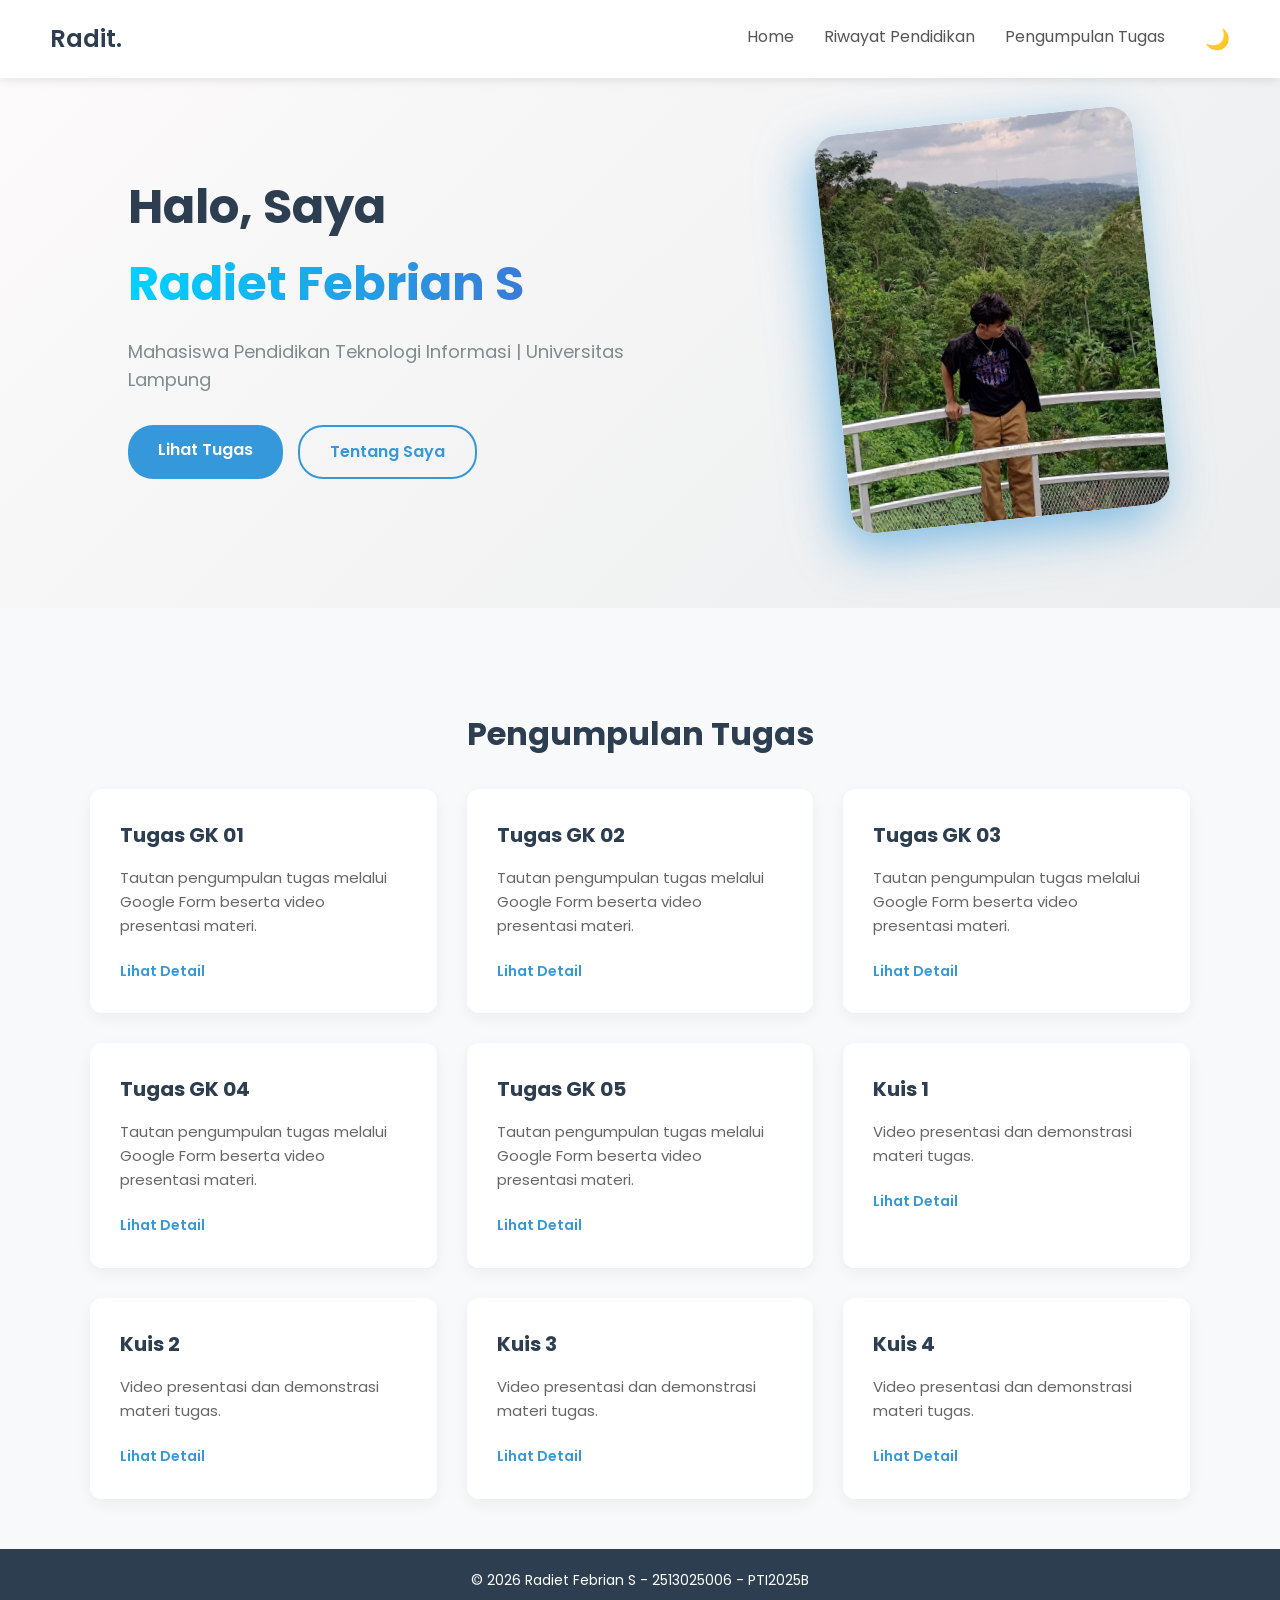
<file: index.html>
<!DOCTYPE html>
<html lang="id">
<head>
    <meta charset="UTF-8">
    <meta name="viewport" content="width=device-width, initial-scale=1.0">
    <title>Portofolio | Radiet Febrian</title>
    <link rel="stylesheet" href="style.css">
    <link href="https://fonts.googleapis.com/css2?family=Poppins:wght@300;400;600&display=swap" rel="stylesheet">
</head>
<body>

    <nav>
        <div class="logo">Radit.</div>
        <ul>
            <li><a href="index.html">Home</a></li>
            <li><a href="pendidikan.html">Riwayat Pendidikan</a></li>
            <li><a href="#tugas">Pengumpulan Tugas</a></li>
            <li><button id="themeToggle" class="theme-btn" onclick="ubahTema()">🌙</button></li>
        </ul>
    </nav>

    <section class="hero" id="home">
        <div class="hero-content">
            <h1 class="animasi-naik" style="--delay: 0.1s;">Halo, Saya <br><span>Radiet Febrian S</span></h1>
            
            <p class="animasi-naik" style="--delay: 0.2s;">Mahasiswa Pendidikan Teknologi Informasi | Universitas Lampung</p>
            
            <div class="grup-tombol animasi-naik" style="--delay: 0.3s;">
                <a href="#tugas" class="btn">Lihat Tugas</a>
                <a href="tentang.html" class="btn btn-outline">Tentang Saya</a>
            </div>
        </div>
        
        <div class="hero-photo animasi-naik" style="--delay: 0.4s;">
            <img src="Radit.jpeg" alt="Radiet Febrian">
        </div>
    </section>

    <section id="tugas" class="portfolio">
        <!-- Animasi masuk untuk Judul Tugas -->
        <h2 class="animasi-naik" style="--delay: 0.1s;">Pengumpulan Tugas</h2>
        
        <div class="grid-container" id="tugasGrid">

            <div class="card animasi-naik" style="--delay: 0.2s;">
                <h3>Tugas GK 01</h3>
                <p>Tautan pengumpulan tugas melalui Google Form beserta video presentasi materi.</p>
                <a href="javascript:void(0)" class="read-more" onclick="bukaModalTugas('gk01')">Lihat Detail</a>
            </div>
            
            <div class="card animasi-naik" style="--delay: 0.3s;">
                <h3>Tugas GK 02</h3>
                <p>Tautan pengumpulan tugas melalui Google Form beserta video presentasi materi.</p>
                <a href="javascript:void(0)" class="read-more" onclick="bukaModalTugas('gk02')">Lihat Detail</a>
            </div>

            <div class="card animasi-naik" style="--delay: 0.4s;">
                <h3>Tugas GK 03</h3>
                <p>Tautan pengumpulan tugas melalui Google Form beserta video presentasi materi.</p>
                <a href="javascript:void(0)" class="read-more" onclick="bukaModalTugas('gk03')">Lihat Detail</a>
            </div>

            <div class="card animasi-naik" style="--delay: 0.5s;">
                <h3>Tugas GK 04</h3>
                <p>Tautan pengumpulan tugas melalui Google Form beserta video presentasi materi.</p>
                <a href="javascript:void(0)" class="read-more" onclick="bukaModalTugas('gk04')">Lihat Detail</a>
            </div>

            <div class="card animasi-naik" style="--delay: 0.6s;">
                <h3>Tugas GK 05</h3>
                <p>Tautan pengumpulan tugas melalui Google Form beserta video presentasi materi.</p>
                <a href="javascript:void(0)" class="read-more" onclick="bukaModalTugas('gk05')">Lihat Detail</a>
            </div>

            <div class="card animasi-naik" style="--delay: 0.7s;">
                <h3>Kuis 1</h3>
                <p>Video presentasi dan demonstrasi materi tugas.</p>
                <a href="javascript:void(0)" class="read-more" onclick="bukaModalTugas('gk06')">Lihat Detail</a>
            </div>

            <div class="card animasi-naik" style="--delay: 0.7s;">
                <h3>Kuis 2</h3>
                <p>Video presentasi dan demonstrasi materi tugas.</p>
                <a href="javascript:void(0)" class="read-more" onclick="bukaModalTugas('gk07')">Lihat Detail</a>
            </div>

            <div class="card animasi-naik" style="--delay: 0.7s;">
                <h3>Kuis 3</h3>
                <p>Video presentasi dan demonstrasi materi tugas.</p>
                <a href="javascript:void(0)" class="read-more" onclick="bukaModalTugas('gk08')">Lihat Detail</a>
            </div>

            <div class="card animasi-naik" style="--delay: 0.7s;">
                <h3>Kuis 4</h3>
                <p>Video presentasi dan demonstrasi materi tugas.</p>
                <a href="javascript:void(0)" class="read-more" onclick="bukaModalTugas('gk09')">Lihat Detail</a>
            </div>
        </div>
        </div>
        </div>
    </section>

   <div id="tugasModal" class="modal">
        <div class="modal-content tugas-content"> 
            <span class="close-btn" onclick="tutupModalTugas()">&times;</span>
            <h3 id="tugasTitle" style="margin-bottom: 20px; color: #2c3e50;">Detail Tugas</h3>
            
            <a id="tugasLink" href="#" target="_blank" class="btn-gform">Kerjakan Tugas Google Form</a>

            <div class="video-container">
                <iframe id="tugasVideo" src="" title="YouTube video player" allowfullscreen></iframe>
            </div>
        </div>
    </div>

    <footer>
        <p>&copy; 2026 Radiet Febrian S - 2513025006 - PTI2025B</p>
    </footer>

    <script>
        const themeToggle = document.getElementById("themeToggle");
        const body = document.body;

        if (localStorage.getItem("theme") === "dark") {
            body.classList.add("dark-mode");
            themeToggle.textContent = "☀️";
        }

        themeToggle.addEventListener("click", () => {
            body.classList.toggle("dark-mode");
            
            if (body.classList.contains("dark-mode")) {
                localStorage.setItem("theme", "dark");
                themeToggle.textContent = "☀️";
            } else {
                localStorage.setItem("theme", "light");
                themeToggle.textContent = "🌙";
            }
        });

        const dataDaftarTugas = {
            gk01: {
                judul: "Grafika Komputer Tugas 1 - Tokoh Grafika Komputer",
                gform: "https://forms.gle/APUT5624yDzXv5LC9",
                video: "https://www.youtube.com/embed/LuKraJlY8vw"
            },
            gk02: {
                judul: "Grafika Komputer Tugas 2 - Sistem Grafika Komputer",
                gform: "https://forms.gle/EPz58swGAUiNrcF3A",
                video: "https://www.youtube.com/embed/Qo0WplzhTCo?si=zqbb_qs7_4G9_8Oe"
            },
            gk03: {
                judul: "Grafika Komputer Tugas 3 - Algoritma Pembuatan Garis",
                gform: "https://forms.gle/MQYf2JtFfL3hLyAZ9",
                video: "https://www.youtube.com/embed/RMCgaOyMDis?si=Q_cVXs3HzKQ1zGIR"
            },
            gk04: {
                judul: "Grafika Komputer Tugas 4 - Algoritma Pembentukan Lingkaran",
                gform: "https://forms.gle/uEq2nC9erKb5NTqAA",
                video: "https://www.youtube.com/embed/e7WvmnU-siE?si=WfA5-PKdkuNKidKT"
            },
            gk05: {
                judul: "Grafika Komputer Tugas 5 - Algoritma Pembentukan Kurva",
                gform: "https://forms.gle/y8zdEzUt8mFUWpiU9",
                video: "https://www.youtube.com/embed/VTBQgDwfwxE?si=vjsTqu567mayHwFi"
            },
            gk06: {
                judul: "Kuis 1 Persamaan Misteri ",
                gform: "",
                video: "https://www.youtube.com/embed/lYXbhtPzy98?si=ifgSFY49u7RkwV8C"
            },
            gk07: {
                judul: "Kuis 2 Transformasi 2D",
                gform: "",
                video: "https://www.youtube.com/embed/va6QdJjHwXU?si=Y4SrJvyYJ5Y3fPnX"
            },
            gk08: {
                judul: "Kuis 3 Algoritma Pemotongan Garis",
                gform: "",
                video: "https://www.youtube.com/embed/JOhEF022jsw?si=ahwYmLzwE4ADTXaj"
            },
            gk09: {
                judul: "Kuis 4 Algoritma Pemotongan Garis",
                gform: "",
                video: "https://www.youtube.com/embed/aFTFZ34fy6c?si=Qgdnn_XbqDkfhhKv"
            },
        };

        function bukaModalTugas(idTugas) {
            const modal = document.getElementById("tugasModal");
            
            document.getElementById("tugasTitle").textContent = dataDaftarTugas[idTugas].judul;
            document.getElementById("tugasLink").href = dataDaftarTugas[idTugas].gform;
            document.getElementById("tugasVideo").src = dataDaftarTugas[idTugas].video;
            
            modal.style.display = "flex";
        }

        function tutupModalTugas() {
            const modal = document.getElementById("tugasModal");
            modal.style.display = "none";
            
            document.getElementById("tugasVideo").src = ""; 
        }
        
        window.onclick = function(event) {
            const modalTugas = document.getElementById("tugasModal");
            if (event.target == modalTugas) {
                modalTugas.style.display = "none";
                document.getElementById("tugasVideo").src = ""; 
            }
        }
    const bukaModalLama = bukaModalTugas;
    bukaModalTugas = function(idTugas) {
        bukaModalLama(idTugas);
        
        const tombolGform = document.getElementById("tugasLink");
        if (!dataDaftarTugas[idTugas].gform) {
            tombolGform.style.display = "none";
        } else {
            tombolGform.style.display = "";
        }
    };
    </script>
</body>
</html>
</file>
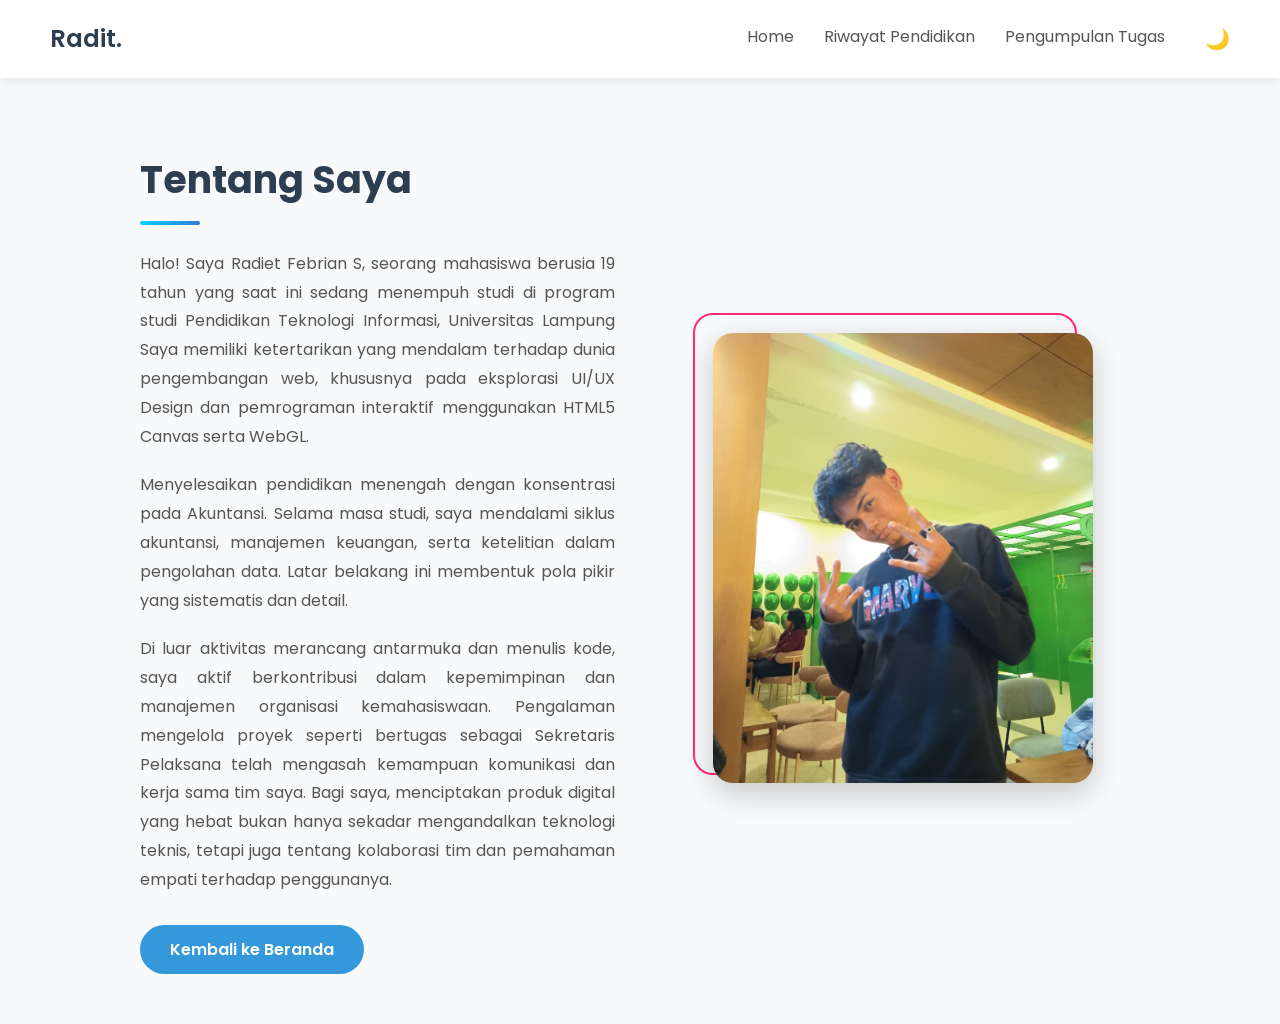
<file: tentang.html>
<!DOCTYPE html>
<html lang="id">
<head>
    <meta charset="UTF-8">
    <meta name="viewport" content="width=device-width, initial-scale=1.0">
    <title>Tentang Saya - Radiet Febrian</title>
    <link rel="stylesheet" href="style.css">
    <link href="https://fonts.googleapis.com/css2?family=Poppins:wght@300;400;600&display=swap" rel="stylesheet">
    
    <!-- CSS Khusus untuk Animasi dan Tata Letak Halaman Tentang -->
    <style>
        /* --- Tata Letak 2 Kolom --- */
        .tentang-container {
            display: flex;
            align-items: center;
            justify-content: space-between;
            max-width: 1100px;
            margin: 0 auto;
            padding: 150px 50px 50px 50px;
            gap: 50px;
            min-height: 100vh;
        }

        .tentang-teks {
            flex: 1;
            text-align: left;
        }

        .tentang-visual {
            flex: 1;
            display: flex;
            justify-content: center;
        }

        /* --- Judul & Garis Dekorasi --- */
        .tentang-teks h2 {
            font-size: 38px;
            color: #2c3e50;
            margin-bottom: 10px;
        }

        .garis-dekorasi {
            width: 60px;
            height: 4px;
            background: linear-gradient(90deg, #00d2ff 0%, #3a7bd5 100%);
            border-radius: 2px;
            margin-bottom: 25px;
        }

        .tentang-teks p {
            font-size: 16px;
            color: #555;
            line-height: 1.8;
            margin-bottom: 20px;
            text-align: justify;
        }

        /* --- Efek Bingkai Garis di Belakang Foto --- */
        .gambar-wrapper {
            position: relative;
            width: 100%;
            max-width: 380px;
        }

        /* Ini adalah trik membuat garis di belakang foto menggunakan ::before */
        .gambar-wrapper::before {
            content: "";
            position: absolute;
            top: -20px;    /* Menggeser garis ke atas */
            left: -20px;   /* Menggeser garis ke kiri */
            width: 100%;
            height: 100%;
            border: 2px solid #ff2a7a; /* Warna garis merah muda neon ala referensimu */
            border-radius: 20px;
            z-index: -1;   /* Memastikan garis berada di BELAKANG foto */
            transition: all 0.4s ease;
        }

        .gambar-wrapper img {
            width: 100%;
            height: 450px;
            object-fit: cover;
            border-radius: 20px;
            position: relative;
            z-index: 1;
            box-shadow: 0 10px 30px rgba(0,0,0,0.2);
        }

        /* Efek interaktif saat foto disentuh */
        .gambar-wrapper:hover::before {
            top: -10px;
            left: -10px;
            border-color: #00d2ff; /* Garis berubah jadi biru saat disentuh */
        }

        /* --- Animasi Muncul dari Bawah (Fade Up) --- */
        .animasi-naik {
            opacity: 0;
            transform: translateY(40px); /* Mulai dari 40px lebih rendah */
            animation: munculKeAtas 0.8s cubic-bezier(0.2, 0.8, 0.2, 1) forwards;
            animation-delay: var(--delay, 0s); /* Jeda waktu yang berbeda tiap elemen */
        }

        @keyframes munculKeAtas {
            to {
                opacity: 1;
                transform: translateY(0); /* Kembali ke posisi asli */
            }
        }

        /* --- Adaptasi Mode Gelap --- */
        body.dark-mode .tentang-teks h2 { color: #f1f1f1; }
        body.dark-mode .tentang-teks p { color: #b3b3b3; }
        body.dark-mode .gambar-wrapper::before { border-color: #ff2a7a; } /* Tetap neon di mode gelap */

        /* --- Responsif untuk Layar HP --- */
        @media (max-width: 850px) {
            .tentang-container {
                flex-direction: column-reverse; /* Foto di atas, Teks di bawah saat di HP */
                padding-top: 120px;
            }
            .gambar-wrapper {
                margin-bottom: 40px;
            }
            .gambar-wrapper::before {
                top: -15px; left: -15px;
            }
        }
    </style>
</head>
<body>

    <!-- Navigasi -->
    <nav>
        <div class="logo">Radit.</div>
        <ul>
            <li><a href="index.html">Home</a></li>
            <!-- Ubah href di baris ini menjadi pendidikan.html -->
            <li><a href="pendidikan.html">Riwayat Pendidikan</a></li>
            <li><a href="index.html#tugas">Pengumpulan Tugas</a></li>
            <li><button id="themeToggle" class="theme-btn" onclick="ubahTema()">🌙</button></li>
        </ul>
    </nav>

    <!-- Konten Tentang Saya -->
    <section class="tentang-container">
        
        <!-- Bagian Kiri: Teks dengan delay animasi bertahap -->
        <div class="tentang-teks">
            <h2 class="animasi-naik" style="--delay: 0.1s;">Tentang Saya</h2>
            <div class="garis-dekorasi animasi-naik" style="--delay: 0.2s;"></div>
            
            <p class="animasi-naik" style="--delay: 0.3s;">
                Halo! Saya Radiet Febrian S, seorang mahasiswa berusia 19 tahun yang saat ini sedang menempuh studi di program studi Pendidikan Teknologi Informasi, Universitas Lampung Saya memiliki ketertarikan yang mendalam terhadap dunia pengembangan web, khususnya pada eksplorasi UI/UX Design dan pemrograman interaktif menggunakan HTML5 Canvas serta WebGL.
            </p>
            
            <p class="animasi-naik" style="--delay: 0.4s;">
                Menyelesaikan pendidikan menengah dengan konsentrasi pada Akuntansi. Selama masa studi, saya mendalami siklus akuntansi, manajemen keuangan, serta ketelitian dalam pengolahan data. Latar belakang ini membentuk pola pikir yang sistematis dan detail.</p>
            
            <p class="animasi-naik" style="--delay: 0.5s;">
                Di luar aktivitas merancang antarmuka dan menulis kode, saya aktif berkontribusi dalam kepemimpinan dan manajemen organisasi kemahasiswaan. Pengalaman mengelola proyek seperti bertugas sebagai Sekretaris Pelaksana telah mengasah kemampuan komunikasi dan kerja sama tim saya. Bagi saya, menciptakan produk digital yang hebat bukan hanya sekadar mengandalkan teknologi teknis, tetapi juga tentang kolaborasi tim dan pemahaman empati terhadap penggunanya.</p>
            
            <div class="animasi-naik" style="--delay: 0.6s; margin-top: 30px;">
                <a href="index.html" class="btn">Kembali ke Beranda</a>
            </div>
        </div>

        <!-- Bagian Kanan: Visual Foto dengan Offset Border -->
        <div class="tentang-visual animasi-naik" style="--delay: 0.4s;">
            <div class="gambar-wrapper">
                <!-- Ganti RadietFebrian.jpg dengan nama file foto terbarumu jika berbeda -->
                <img src="Saya.jpeg" alt="Foto Radiet Febrian">
            </div>
        </div>

    </section>

    <!-- Script Dark Mode -->
    <script>
        if (localStorage.getItem("theme") === "dark") {
            document.body.classList.add("dark-mode");
            document.getElementById("themeToggle").textContent = "☀️"; 
        }

        function ubahTema() {
            const body = document.body;
            const tombol = document.getElementById("themeToggle");
            
            body.classList.toggle("dark-mode"); 
            
            if (body.classList.contains("dark-mode")) {
                localStorage.setItem("theme", "dark"); 
                tombol.textContent = "☀️"; 
            } else {
                localStorage.setItem("theme", "light"); 
                tombol.textContent = "🌙"; 
            }
        }
    </script>
</body>
</html>
</file>
<file: style.css>
/* =========================================
   1. PENGATURAN DASAR & NAVIGASI
========================================= */
* {
    margin: 0;
    padding: 0;
    box-sizing: border-box;
    font-family: 'Poppins', sans-serif;
    scroll-behavior: smooth;
}

body {
    background-color: #f8f9fa;
    color: #333;
    line-height: 1.6;
}

nav {
    display: flex;
    justify-content: space-between;
    align-items: center;
    padding: 20px 50px;
    background-color: #ffffff;
    box-shadow: 0 2px 10px rgba(0, 0, 0, 0.1);
    position: fixed;
    width: 100%;
    top: 0;
    z-index: 1000;
}

.logo {
    font-size: 24px;
    font-weight: 600;
    color: #2c3e50;
}

nav ul {
    list-style: none;
    display: flex;
}

nav ul li { margin-left: 30px; }

nav ul li a {
    text-decoration: none;
    color: #555;
    font-weight: 400;
    transition: color 0.3s ease;
}

nav ul li a:hover { color: #3498db; }

/* Jarak umum setiap bagian */
section { padding: 100px 50px 50px 50px; }

/* =========================================
   2. BAGIAN HOME (HERO)
========================================= */
.hero {
    display: flex;
    justify-content: space-between;
    align-items: center;
    background: linear-gradient(135deg, #fdfbfb 0%, #ebedee 100%);
    padding: 120px 10% 80px 10%;
}

.hero-content {
    max-width: 55%;
    text-align: left;
}

.hero h1 {
    font-size: 48px;
    color: #2c3e50;
    margin-bottom: 15px;
}

/* Memastikan nama tidak terpotong dan diberi efek warna gradasi (gradient) */
.hero h1 span {
    /* Mengatur warna gradasi dari cyan terang ke biru elegan */
    background: linear-gradient(90deg, #00d2ff 0%, #3a7bd5 100%);
    
    /* Memotong background agar hanya menempel pada bentuk teks */
    -webkit-background-clip: text;
    background-clip: text;
    
    /* Membuat warna dasar teks menjadi transparan agar gradasinya terlihat */
    -webkit-text-fill-color: transparent;
    color: transparent;
    
    white-space: nowrap; 
}

.hero p {
    font-size: 18px;
    color: #7f8c8d;
    margin-bottom: 30px;
}

/* Pengaturan bingkai foto profil (Gaya Kartu Miring & Glow) */
.hero-photo img {
    width: 320px; /* Sedikit dilebarkan... */
    height: 400px; /* ...dan ditinggikan agar bentuknya seperti kartu vertikal */
    border-radius: 24px; /* Mengubah bulat menjadi kotak dengan sudut melengkung halus */
    object-fit: cover;
    border: none; /* Menghilangkan bingkai putih tebal yang lama */
    
    /* Ini kode untuk Miring dan Cahaya (Glow) */
    transform: rotate(-6deg); /* Memiringkan foto sedikit ke kiri */
    box-shadow: -10px 15px 50px rgba(52, 152, 219, 0.6); /* Memberikan cahaya warna biru elegan */
    
    transition: all 0.4s ease; /* Membuat animasi mulus */
}

/* Efek keren saat kursor diarahkan ke foto */
.hero-photo img:hover { 
    transform: rotate(0deg) scale(1.03); /* Foto otomatis lurus tegak dan membesar sedikit */
    box-shadow: 0 20px 60px rgba(52, 152, 219, 0.9); /* Cahaya birunya semakin terang menyebar */
}

.hero-photo img:hover { transform: scale(1.05); }

/* Tombol Biru Umum */
.btn {
    display: inline-block;
    padding: 12px 30px;
    background-color: #3498db;
    color: white;
    text-decoration: none;
    border-radius: 25px;
    font-weight: 600;
    transition: background 0.3s, transform 0.3s;
}

.btn:hover {
    background-color: #2980b9;
    transform: translateY(-3px);
}

/* Gaya untuk menata dua tombol agar rapi bersebelahan */
.grup-tombol {
    display: flex;
    gap: 15px;
}

/* Gaya khusus untuk tombol "Tentang Saya" (Hanya garis luar/Outline) */
.btn-outline {
    background-color: transparent;
    border: 2px solid #3498db;
    color: #3498db;
}

.btn-outline:hover {
    background-color: #3498db;
    color: white;
}

/* Responsif untuk HP agar tombol ada di tengah */
@media (max-width: 768px) {
    .grup-tombol {
        justify-content: center;
    }
}

/* =========================================
   3. RIWAYAT PENDIDIKAN (GRID CARDS)
========================================= */
.about, .portfolio { text-align: center; }

.about h2, .portfolio h2 {
    font-size: 32px;
    color: #2c3e50;
    margin-bottom: 30px;
}

.edu-grid {
    display: grid;
    grid-template-columns: repeat(2, 1fr);
    gap: 25px;
    max-width: 1100px;
    margin: 0 auto;
    padding: 20px;
}

.edu-card {
    background: #ffffff;
    border-radius: 20px;
    padding: 25px;
    display: flex;
    align-items: center;
    gap: 20px;
    box-shadow: 0 4px 15px rgba(0,0,0,0.05);
    border: 1px solid #eee;
    cursor: pointer;
    transition: all 0.3s ease;
    text-align: left;
}

.edu-card:hover {
    transform: translateY(-5px);
    box-shadow: 0 10px 25px rgba(0,0,0,0.1);
    border-color: #3498db;
}

.edu-icon {
    width: 100px;
    height: 100px;
    background: #f8f9fa;
    border-radius: 15px;
    display: flex;
    align-items: center;
    justify-content: center;
    flex-shrink: 0;
}

.edu-icon img { width: 70%; height: auto; }

.edu-info h3 {
    font-size: 20px;
    color: #2c3e50;
    margin-bottom: 5px;
}

.edu-info p {
    font-size: 14px;
    color: #7f8c8d;
}

.edu-file {
    display: block;
    margin-top: 10px;
    font-size: 12px;
    color: #bdc3c7;
    font-family: 'Courier New', Courier, monospace;
}

/* =========================================
   4. PENGUMPULAN TUGAS
========================================= */
.portfolio { background-color: #f8f9fa; }

.grid-container {
    display: grid;
    grid-template-columns: repeat(auto-fit, minmax(300px, 1fr));
    gap: 30px;
    max-width: 1100px;
    margin: 0 auto;
}

.card {
    background-color: #ffffff;
    padding: 30px;
    border-radius: 12px;
    box-shadow: 0 5px 15px rgba(0,0,0,0.05);
    transition: transform 0.3s ease, box-shadow 0.3s ease;
    text-align: left;
}

.card:hover {
    transform: translateY(-10px);
    box-shadow: 0 10px 25px rgba(0,0,0,0.1);
}

.card h3 { font-size: 20px; color: #2c3e50; margin-bottom: 15px; }
.card p { font-size: 15px; color: #666; margin-bottom: 20px; }

.read-more {
    text-decoration: none;
    color: #3498db;
    font-weight: 600;
    font-size: 14px;
}
.read-more:hover { text-decoration: underline; }

/* =========================================
   5. FITUR POP-UP (MODAL & VIDEO)
========================================= */
.modal {
    display: none;
    position: fixed;
    z-index: 2000;
    left: 0; top: 0;
    width: 100%; height: 100%;
    background-color: rgba(0, 0, 0, 0.6);
    justify-content: center;
    align-items: center;
}

.modal-content {
    background-color: #ffffff;
    padding: 30px;
    border-radius: 12px;
    max-width: 500px;
    width: 90%;
    text-align: justify;
    position: relative;
    animation: munculMulus 0.3s ease-out;
}

.modal-content img {
    width: 100%;
    max-width: 100% !important; /* Kunci utama memaksa gambar tidak melewati batas kotak */
    height: auto;
    max-height: 300px; /* Sedikit ditinggikan agar foto grup terlihat lebih jelas */
    object-fit: cover; /* Mencegah gambar menjadi gepeng */
    border-radius: 8px;
    margin: 15px auto; /* Memusatkan gambar */
    display: block; /* Mencegah adanya jarak kosong aneh di bawah gambar */
    border: 2px solid #ecf0f1;
}
.tugas-content {
    max-width: 800px !important;
}

@keyframes munculMulus {
    from { opacity: 0; transform: translateY(-30px); }
    to { opacity: 1; transform: translateY(0); }
}

.close-btn {
    position: absolute;
    top: 10px; right: 20px;
    font-size: 28px;
    font-weight: bold;
    color: #aaa;
    cursor: pointer;
    transition: color 0.3s;
}
.close-btn:hover { color: #e74c3c; }

/* Desain tombol Google Form */
.btn-gform {
    display: inline-block;
    padding: 12px 25px;
    background-color: #3498db; 
    color: #ffffff !important;
    text-decoration: none;
    border-radius: 8px;
    font-weight: 600;
    font-size: 15px;
    margin-bottom: 20px;
    transition: transform 0.2s ease, background-color 0.3s ease;
}
.btn-gform:hover {
    background-color: #2980b9;
    transform: translateY(-3px);
}

/* Video YouTube Responsive */
.video-container {
    position: relative;
    width: 100%;
    padding-bottom: 56.25%; 
    height: 0;
    border-radius: 12px;
    overflow: hidden;
    background-color: #000; 
}
.video-container iframe {
    position: absolute;
    top: 0; left: 0;
    width: 100%; height: 100%;
    border: none;
}

/* =========================================
   6. DARK MODE (TEMA GELAP)
========================================= */
.theme-btn {
    background: none; border: none;
    font-size: 20px; cursor: pointer;
    transition: transform 0.3s ease;
    margin-left: 10px;
}
.theme-btn:hover { transform: scale(1.2); }

body.dark-mode { background-color: #121212; color: #e0e0e0; }
body.dark-mode nav { background-color: #1e1e1e; box-shadow: 0 2px 10px rgba(255, 255, 255, 0.05); }
body.dark-mode .logo, body.dark-mode nav ul li a { color: #f1f1f1; }
body.dark-mode .hero { background: linear-gradient(135deg, #121212 0%, #1a1a1a 100%); }
body.dark-mode .portfolio, body.dark-mode .about { background-color: #121212; }

body.dark-mode .hero h1, body.dark-mode .about h2, 
body.dark-mode .portfolio h2, body.dark-mode .edu-info h3, 
body.dark-mode .card h3 { color: #f1f1f1; }

body.dark-mode .hero p, body.dark-mode .edu-info p, body.dark-mode .card p { color: #b3b3b3; }

body.dark-mode .card, body.dark-mode .edu-card, body.dark-mode .modal-content {
    background-color: #1e1e1e;
    box-shadow: 0 4px 15px rgba(255,255,255,0.05);
    border-color: #333;
}

body.dark-mode .edu-icon { background-color: #2c2c2c; }
body.dark-mode .close-btn { color: #f1f1f1; }
body.dark-mode footer { background-color: #0a0a0a; }

/* Tombol Outline di Mode Gelap */
body.dark-mode .btn-outline {
    border-color: #00d2ff;
    color: #00d2ff;
}
body.dark-mode .btn-outline:hover {
    background-color: #00d2ff;
    color: #121212;
}
/* =========================================
   7. FOOTER & RESPONSIVE HP
========================================= */
footer {
    text-align: center;
    padding: 20px;
    background-color: #2c3e50;
    color: white;
    font-size: 14px;
}

@media (max-width: 768px) {
    .hero {
        flex-direction: column-reverse;
        text-align: center;
        padding-top: 150px;
    }
    .hero-content { max-width: 100%; text-align: center; }
    .hero-photo img {
        width: 250px; height: 250px;
        margin-bottom: 30px;
    }
    .edu-grid { grid-template-columns: 1fr; }
}

/* =========================================
   ANIMASI MUNCUL DARI BAWAH (FADE UP)
========================================= */
.animasi-naik {
    opacity: 0;
    transform: translateY(40px); /* Posisi awal sedikit di bawah */
    animation: munculKeAtas 0.8s cubic-bezier(0.2, 0.8, 0.2, 1) forwards;
    animation-delay: var(--delay, 0s); /* Mengatur antrean muncul */
}

@keyframes munculKeAtas {
    to {
        opacity: 1;
        transform: translateY(0); /* Kembali ke tempat semula */
    }
}
</file>
